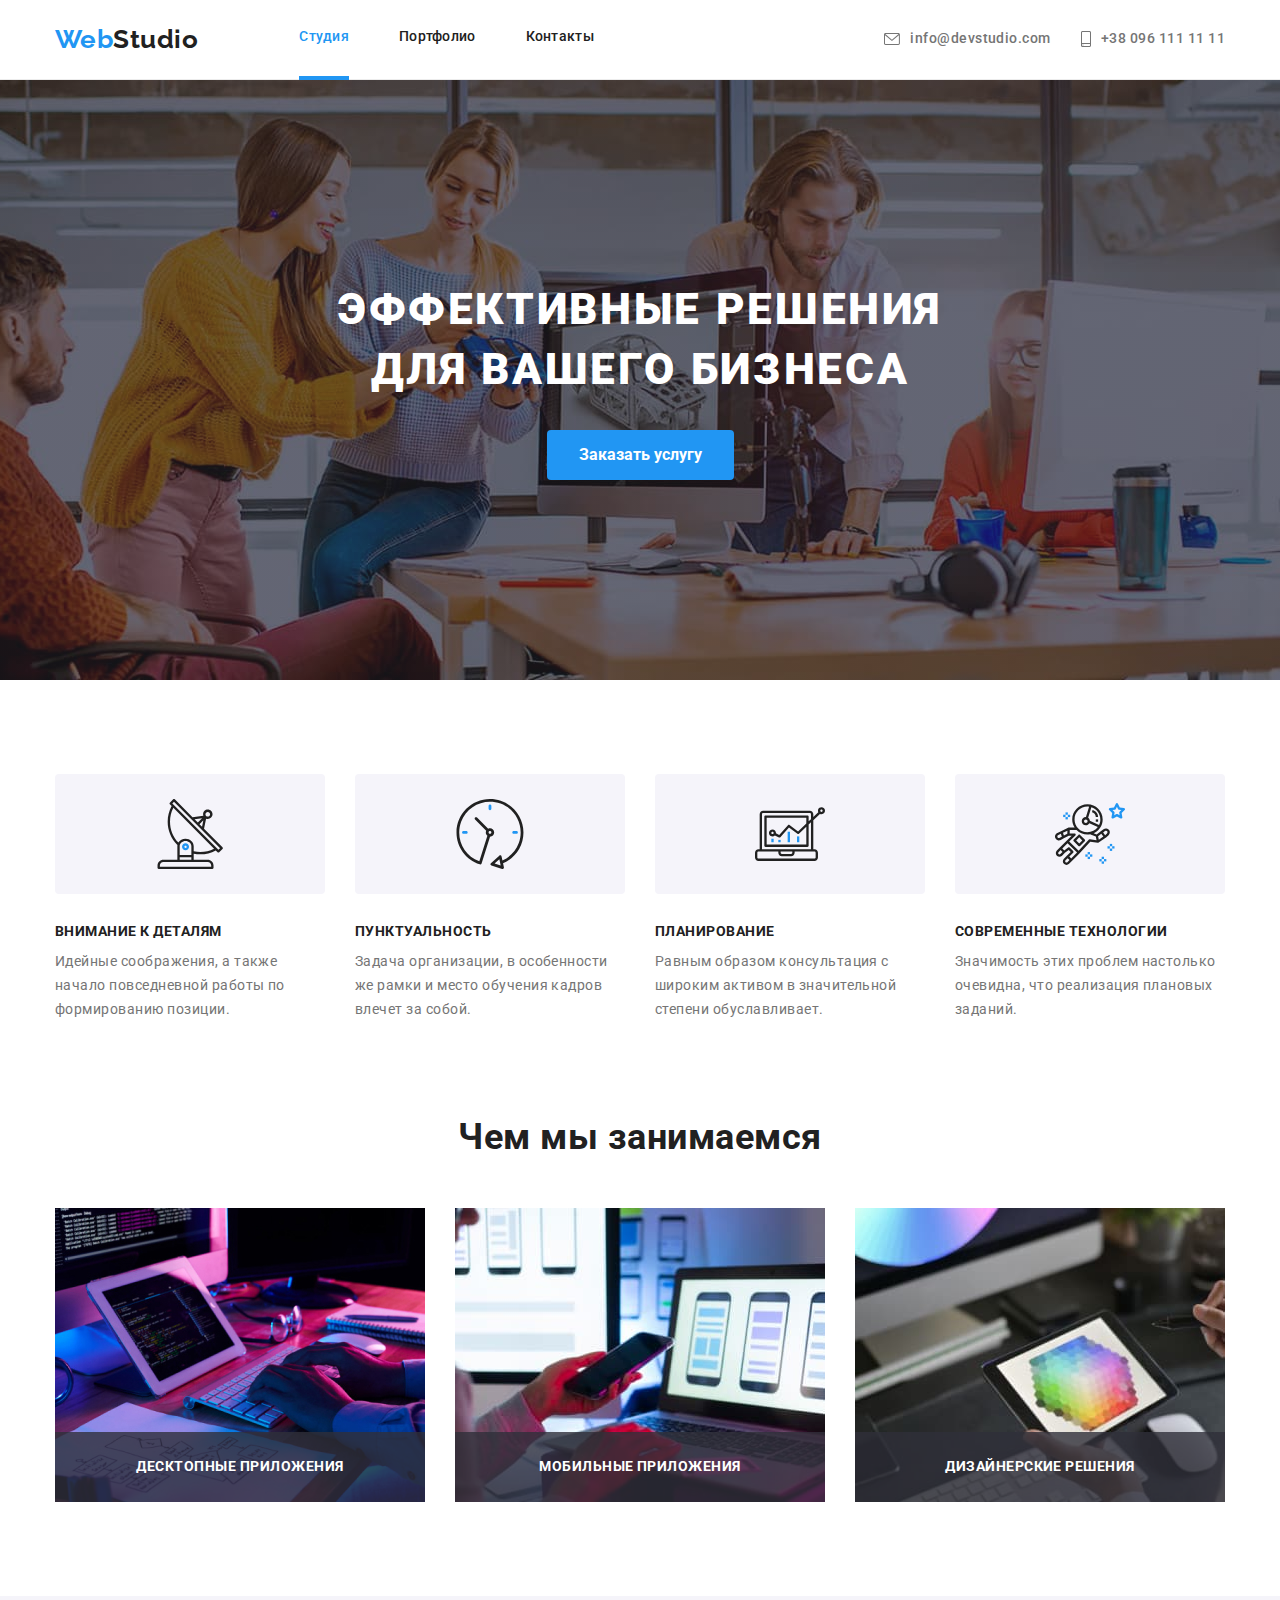
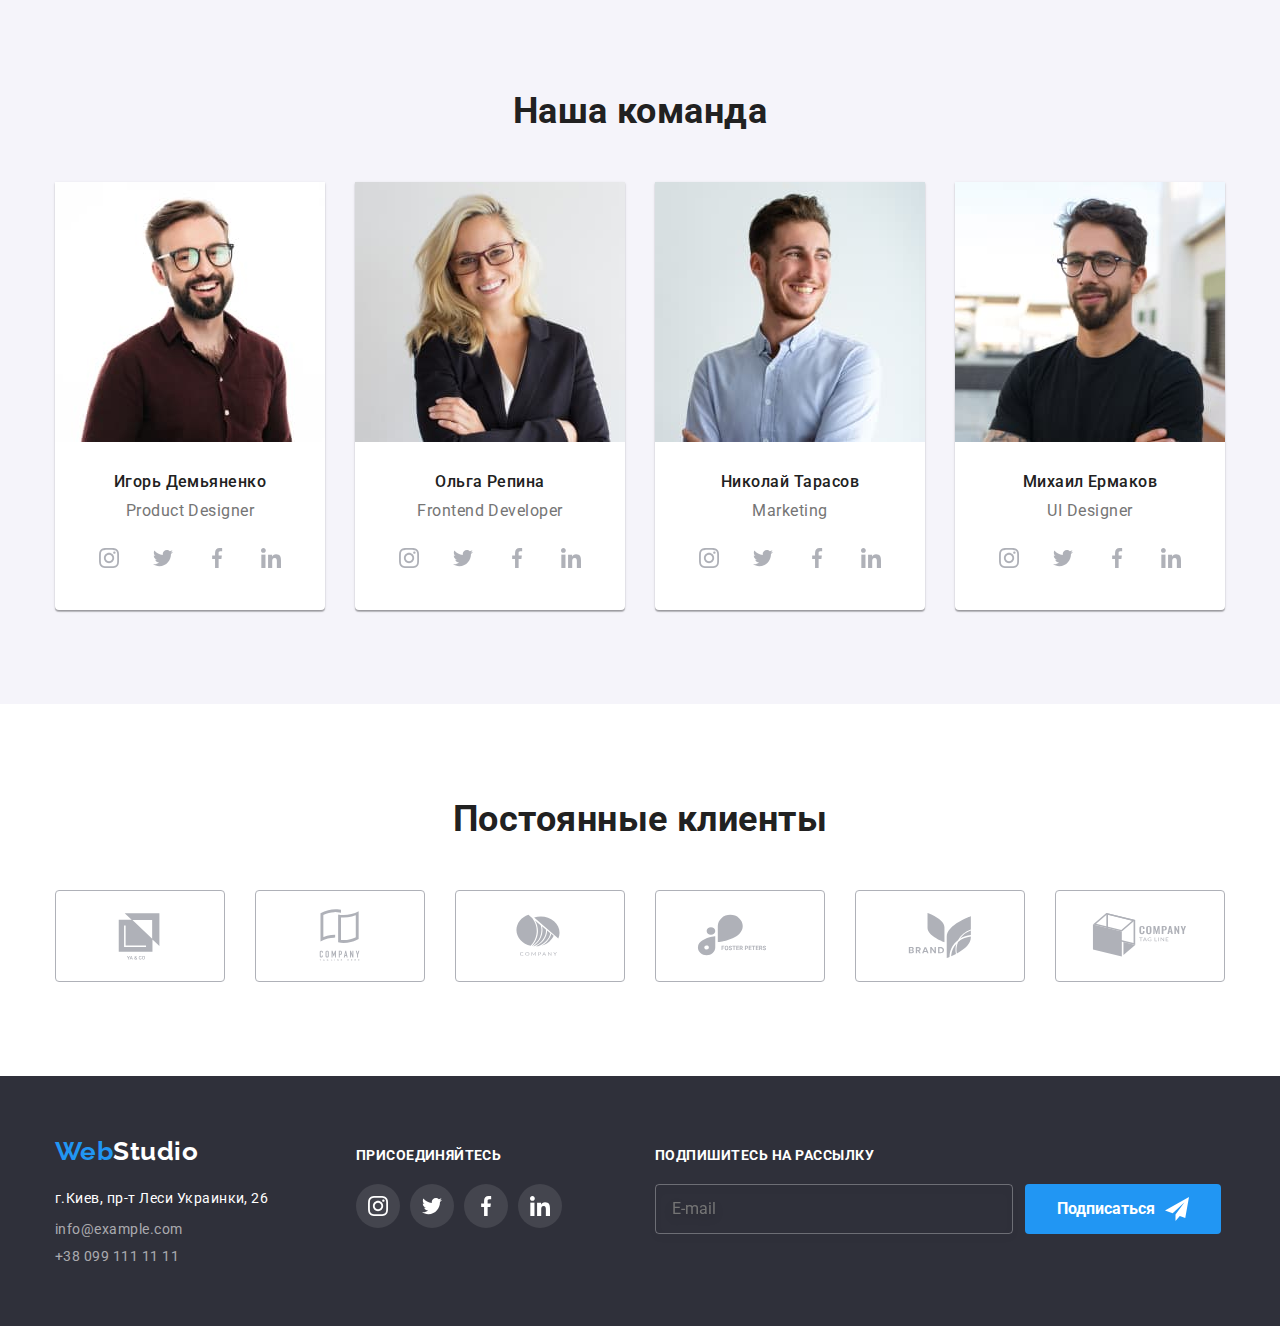
<file: index.html>
<!DOCTYPE html>
<html lang="ru">

<head>
    <meta charset="UTF-8">
    <meta http-equiv="X-UA-Compatible" content="IE=edge">
    <meta name="viewport" content="width=device-width, initial-scale=1.0">
    <title>WebStudio</title>
    <link
        href="https://fonts.googleapis.com/css2?family=Raleway:wght@400;700&family=Roboto:wght@400;500;700;900&display=swap"
        rel="stylesheet">
    <link rel="stylesheet" href="https://cdnjs.cloudflare.com/ajax/libs/modern-normalize/1.1.0/modern-normalize.min.css">
    <link rel="stylesheet" href="./css/styles.css">
</head>

<body>
    <header class="header">
            <div class="container flex">
                <nav class="site-nav">
                    <a href="#" class="logo">Web<span class="span-logo">Studio</span></a>
                        <ul class="list list-nav">
                            <li class="list-item"><a href="./index.html" class="link current">Студия</a></li>
                            <li class="list-item"><a href="./portfolio.html" class="link">Портфолио</a></li>
                            <li class="list-item"><a href="" class="link ">Контакты</a></li>
                        </ul>
                </nav>
                <ul class="list info">
                    <li class="item-message"><a href="mailto:info@devstudio.com" class="email"><svg class="icon-email" width="16" height="12">
                        <use xlink:href="./images/icons.svg#icon-envelope" ></use>
                    </svg>info@devstudio.com</a>
                    </li>
                    <li class="item-message"><a href="tel:+380961111111" class="tel"><svg class="icon-tel" width="10" height="16">
                        <use xlink:href="./images/icons.svg#icon-smartphone"></use>
                    </svg>+38 096 111 11 11</a></li>
                </ul>
            </div>
    </header>
    <main>
        <section class="section hero">
            <div class="overlay">
                <div class="container">
                    <h1 class="hero-title">Эффективные решения<br /> для вашего бизнеса</h1>
                    <button type="button" class="button" data-modal-open>Заказать услугу</button>
                </div>
            </div>
        </section>

        <section class="section about">
            <div class="container">
                <h2 hidden>Какие мы </h2>
                    <ul class="list list-about">         
                        <li class="list-itms desc">
                            <div class="about-icon">
                                <svg class="about-small" width="70" height="70">
                                  <use xlink:href="./images/icons.svg#icon-satellite"></use>
                                </svg>    
                            </div>
                            <h3 class="list-itms-subtitle">Внимание к деталям</h3>
                            <p class="list-items-text">Идейные соображения, а также начало повседневной работы по формированию позиции.</p>
                        </li>
                        <li class="list-itms desc">
                            <div class="about-icon">
                                <svg class="about-small" width="70" height="70">
                                  <use xlink:href="./images/icons.svg#icon-clock"></use>
                                </svg>
                            </div>
                            <h3 class="list-itms-subtitle">Пунктуальность</h3>
                            <p class="list-items-text">Задача организации, в особенности же рамки и место обучения кадров влечет за собой.</p>
                        </li>
                        <li class="list-itms desc">
                            <div class="about-icon">
                                <svg class="about-small" width="70" height="70">
                                  <use xlink:href="./images/icons.svg#icon-diagram"></use>
                                </svg>
                            </div>
                            <h3 class="list-itms-subtitle">Планирование</h3>
                            <p class="list-items-text">Равным образом консультация с широким активом в значительной степени обуславливает.</p>
                        </li>
                        <li class="list-itms desc">
                            <div class="about-icon">
                                <svg class="about-small" width="70" height="70">
                                  <use xlink:href="./images/icons.svg#icon-astronaut"></use>
                                </svg>
                            </div>
                            <h3 class="list-itms-subtitle">Современные технологии</h3>
                            <p class="list-items-text">Значимость этих проблем настолько очевидна, что реализация плановых заданий.</p>
                        </li>
                    </ul>
                </div>
        </section>

        <section class="section">
            <div class="container picture">
                <h2 class="section-title">Чем мы занимаемся</h2>
                <ul class="list pic">
                    <li class="lict-img">
                        <img src="./images/ebout-img1.jpg"
                            alt="програмист пишет код"
                            width="370" height="294"
                            />
                            <p class="pic-title">
                            Десктопные приложения
                            </p>
                    </li>
                    <li class="lict-img">
                        <img src="./images/ebout-img2.jpg"
                            alt="тестирование програмы на смартфоне" 
                            width="370" height="294"
                            />
                            <p class="pic-title">
                                Мобильные приложения
                            </p>
                    </li>
                    <li class="lict-img">
                        <img src="./images/ebout-img3.jpg"
                            alt="тестирование цфетов планшета"
                            width="370" height="294"
                            />
                            <p class="pic-title">
                                Дизайнерские решения
                            </p>
                    </li>
                </ul>
            </div>
        </section>

        <section class="section team">
            <div class="container ourteam"> 
                <h2 class="section-title subject">Наша команда</h2>
                <ul class="list list-portrait">
                    <li class="item-portrait">
                        <img src="./images/team-img1.jpg" alt=" фото игорь демьяненко"
                        width="270"
                        />
                        <div class="portrait">
                            <h3 class="list-itms-subject">Игорь Демьяненко</h3>
                            <p class="section-title-text">Product Designer</p>
                            <ul class="portrait-list">
                                <li class="portrait-item">
                                    <a href="" class="portrait-link">
                                        <svg class="portrait-icon" width="20" height="20">
                                            <use xlink:href="./images/icons.svg#icon-instagram"></use>
                                        </svg>
                                    </a>
                                </li>
                                <li class="portrait-item">
                                    <a href="" class="portrait-link">
                                        <svg class="portrait-icon" width="20" height="20">
                                            <use xlink:href="./images/icons.svg#icon-twitter"></use>
                                        </svg>
                                    </a>
                                </li>
                                <li class="portrait-item">
                                    <a href="" class="portrait-link">
                                        <svg class="portrait-icon" width="20" height="20">
                                            <use xlink:href="./images/icons.svg#icon-facebook"></use>
                                        </svg>
                                    </a>
                                </li>
                                <li class="portrait-item">
                                    <a href="" class="portrait-link">
                                        <svg class="portrait-icon" width="20" height="20">
                                            <use xlink:href="./images/icons.svg#icon-linkedin"></use>
                                        </svg>
                                    </a>
                                </li>
                            </ul>
                        </div>
                    </li>
                    <li class="item-portrait">
                        <img src="./images/team-img2.jpg" alt=" фото ольга репина"
                        width="270"
                        />
                        <div class="portrait">
                            <h3 class="list-itms-subject">Ольга Репина</h3>
                            <p class="section-title-text">Frontend Developer</p>
                            <ul class="portrait-list">
                                <li class="portrait-item">
                                    <a href="" class="portrait-link">
                                        <svg class="portrait-icon" width="20" height="20">
                                            <use xlink:href="./images/icons.svg#icon-instagram"></use>
                                        </svg>
                                    </a>
                                </li>                       
                                <li class="portrait-item">
                                    <a href="" class="portrait-link">
                                        <svg class="portrait-icon" width="20" height="20">
                                            <use xlink:href="./images/icons.svg#icon-twitter"></use>
                                        </svg>
                                    </a>
                                </li>
                                <li class="portrait-item">
                                    <a href="" class="portrait-link">
                                        <svg class="portrait-icon" width="20" height="20">
                                          <use xlink:href="./images/icons.svg#icon-facebook"></use>
                                        </svg>
                                    </a>
                                </li>
                                <li class="portrait-item">
                                    <a href="" class="portrait-link">
                                        <svg class="portrait-icon" width="20" height="20">
                                          <use xlink:href="./images/icons.svg#icon-linkedin"></use>
                                        </svg>
                                    </a>
                                </li>
                            </ul>
                        </div>
                    </li>
                    <li class="item-portrait">
                        <img src="./images/team-img3.jpg" alt="фото николай тарасов"
                        width="270"
                        />
                        <div class="portrait">
                            <h3 class="list-itms-subject">Николай Тарасов</h3>
                            <p class="section-title-text">Marketing</p>
                            <ul class="portrait-list">
                                <li class="portrait-item">
                                    <a href="" class="portrait-link">
                                        <svg class="portrait-icon" width="20" height="20">
                                          <use xlink:href="./images/icons.svg#icon-instagram"></use>
                                        </svg>
                                    </a>
                                </li>
                                <li class="portrait-item">
                                    <a href="" class="portrait-link">
                                        <svg class="portrait-icon" width="20" height="20">
                                          <use xlink:href="./images/icons.svg#icon-twitter"></use>
                                        </svg>
                                    </a>
                                </li>
                                <li class="portrait-item">
                                    <a href="" class="portrait-link">
                                        <svg class="portrait-icon" width="20" height="20">
                                          <use xlink:href="./images/icons.svg#icon-facebook"></use>
                                        </svg>
                                    </a>
                                </li>
                                <li class="portrait-item">
                                    <a href="" class="portrait-link">
                                        <svg class="portrait-icon" width="20" height="20">
                                          <use xlink:href="./images/icons.svg#icon-linkedin"></use>
                                        </svg>
                                    </a>
                                </li>
                            </ul>
                        </div>
                    </li>
                    <li class="item-portrait">
                        <img src="./images/team-img4.jpg" alt="фото михаил ермаков"
                        width="270"
                        />
                        <div class="portrait">
                            <h3 class="list-itms-subject">Михаил Ермаков</h3>
                            <p class="section-title-text">UI Designer</p>
                            <ul class="portrait-list">
                                <li class="portrait-item">
                                    <a href="" class="portrait-link">
                                        <svg class="portrait-icon" width="20" height="20">
                                          <use xlink:href="./images/icons.svg#icon-instagram"></use>
                                        </svg>
                                    </a>
                                </li>
                                <li class="portrait-item">
                                    <a href="" class="portrait-link">
                                        <svg class="portrait-icon" width="20" height="20">
                                          <use xlink:href="./images/icons.svg#icon-twitter"></use>
                                        </svg>
                                    </a>
                                </li>
                                <li class="portrait-item">
                                    <a href="" class="portrait-link">
                                        <svg class="portrait-icon" width="20" height="20">
                                          <use xlink:href="./images/icons.svg#icon-facebook"></use>
                                        </svg>
                                    </a>
                                </li>
                                <li class="portrait-item">
                                    <a href="" class="portrait-link">
                                        <svg class="portrait-icon" width="20" height="20">
                                          <use xlink:href="./images/icons.svg#icon-linkedin"></use>
                                        </svg>
                                    </a>
                                </li>
                            </ul>
                        </div>
                    </li>
                </ul>
            </div>
        </section>

        <section class="section">
            <div class="container logos">
                <h2 class="section-title">Постоянные клиенты</h2>
                <ul class="list logos-items">
                    <li class="list-logos">
                        <a href="" class="logos-link">
                            <svg class="logos-icon" width="106" height="60">
                              <use xlink:href="./images/icons.svg#icon-Logo"></use>
                            </svg>
                        </a>
                    </li>
                    <li class="list-logos">
                    <a href="" class="logos-link">
                        <svg class="logos-icon" width="106" height="60">
                          <use xlink:href="./images/icons.svg#icon-Logo-1"></use>
                        </svg>
                    </a>
                    </li>
                    <li class="list-logos">
                        <a href="" class="logos-link">
                            <svg class="logos-icon" width="106" height="60">
                              <use xlink:href="./images/icons.svg#icon-Logo-2"></use>
                            </svg>
                        </a>
                    </li>
                    <li class="list-logos">
                        <a href="" class="logos-link">
                            <svg class="logos-icon" width="106" height="60">
                              <use xlink:href="./images/icons.svg#icon-Logo-3"></use>
                            </svg>
                        </a>
                    </li>
                    <li class="list-logos">
                        <a href="" class="logos-link">
                            <svg class="logos-icon" width="106" height="60">
                              <use xlink:href="./images/icons.svg#icon-Logo-4"></use>
                            </svg>
                        </a>
                    </li>
                    <li class="list-logos">
                        <a href="" class="logos-link">
                            <svg class="logos-icon" width="106" height="60">
                              <use xlink:href="./images/icons.svg#icon-Logo-5"></use>
                            </svg>
                        </a>
                    </li>
                </ul>
            </div>
        </section>
    </main>

    <footer class="footer">
        <div class="container footer-content">  
            <div class="div-address">
                <a href="#" class="logo logofooter">Web<span class="footer-span">Studio</span></a>
                    <address class="address">
                        <ul class="list list-footer">
                            <li class="item">
                                <a class="footer-map"   href="https://goo.gl/maps/N1noX98GKhdZ1aD3A"
                                  target="_blank" rel="noopener noreferrer nofollow "
                                  >г.Киев, пр-т Леси Украинки, 26
                                </a>
                            </li>
                            <li class="item">
                                <a class="footer-mail"  href="mailto:info@devstudio.com">info@example.com
                                </a>
                            </li>
                            <li class="item">
                                <a class="footer-tel"  href="tel:+380961111111">+38 099 111 11 11
                                </a>
                            </li>
                        </ul>
                    </address>
            </div>
            
            <div class="network">
                <p class="network-subtitle">присоединяйтесь</p>
                <ul class="portrait-list">
                    <li class="portrait-item">
                        <a href="" class="portrait-link footer-linknetwork">
                            <svg class="portrait-icon footer-icon" width="20" height="20">
                              <use xlink:href="./images/icons.svg#icon-instagram"></use>
                            </svg>
                        </a>
                    </li>
                    <li class="portrait-item">
                        <a href="" class="portrait-link footer-linknetwork">
                            <svg class="portrait-icon footer-icon" width="20" height="20">
                              <use xlink:href="./images/icons.svg#icon-twitter"></use>
                            </svg>
                        </a>
                    </li>
                    <li class="portrait-item">
                        <a href="" class="portrait-link footer-linknetwork">
                            <svg class="portrait-icon footer-icon" width="20" height="20">
                              <use xlink:href="./images/icons.svg#icon-facebook"></use>
                            </svg>
                        </a>
                    </li>
                    <li class="portrait-item">
                        <a href="" class="portrait-link footer-linknetwork">
                            <svg class="portrait-icon footer-icon" width="20" height="20">
                              <use xlink:href="./images/icons.svg#icon-linkedin"></use>
                            </svg>
                        </a>
                    </li>
                </ul>
            </div>

            <!-- form footer -->

            <div class="form-footer">
              <p class="form-footer-title">Подпишитесь на рассылку</p>
              <form class="form-footer-input">
                    <input   class="footer-input" 
                      type="email" 
                      name="email"
                      placeholder="E-mail">
                      <button class="button form-btn" type="submit" >  Подписаться  
                        <svg class="telegram-svg" width="24" height="24">
                          <use xlink:href="./images/icons.svg#icon-icon-send"></use> 
                        </svg>
                      </button>
              </form>
            </div>
        </div>
    </footer>

    <!-- modal -->
    
    <div class="backdrop is-hidden" data-modal>
        <div class="modal">
          <!-- modal closed -->
            <button type="button" class="button-icon" data-modal-close>
                <svg class="modal-button-icon" width="11" height="11">
                  <use xlink:href="./images/icons.svg#icon-close"></use>
                </svg>
            </button>

            <!-- form -->

            <p class="form-titl">Оставьте свои данные, мы вам перезвоним</p>

            <form>
                <div class="form-div">
                    <label class="label"  for="forname">Имя
                        <span class="input-div">
                            <input   class="modal-input" 
                              type="text" 
                              name="name"
                              id="forname" 
                              placeholder=" ">
                            <svg class="form-svg" width="18" height="18">
                              <use xlink:href="./images/icons.svg#icon-input-name"></use>
                            </svg>
                        </span>
                    </label>
                    <label class="label"  for="forphone">Телефон
                      <span class="input-div">
                          <input   class="modal-input" 
                            type="tel" 
                            name="phone-number"
                            id="forphone" 
                            placeholder=" ">
                          <svg class="form-svg" width="18" height="18">
                            <use xlink:href="./images/icons.svg#icon-phone-black"></use>
                          </svg>
                      </span>
                  </label>
                  <label class="label"  for="foremail">Почта
                    <span class="input-div">
                        <input   class="modal-input" 
                          type="email" 
                          name="email"
                          id="foremail" 
                          placeholder=" ">
                        <svg class="form-svg" width="18" height="18">
                          <use xlink:href="./images/icons.svg#icon-email-black"></use>
                        </svg>
                    </span>
                  </label>

                  <label class="label coment" for="feedback">Комментарий
                    <span class="input-div">
                      <textarea class="modal-input textarea" name="feedback" rows="5"  id="feedback"
                      placeholder="Введите текст"></textarea>  
                      
                    </span>
                  </label>

                  <div class="checkbox">
                    <input class="checkbox-input visually-hidden"  type="checkbox" name="checkbox"  id="modal-checkbox" />
                    <label class="checkbox-label" for="modal-checkbox">
                      <span> <svg class="checkbox-on-svg" width="16" height="15">
                        <use xlink:href="./images/icons.svg#icon-checkbox"></use>
                      </svg></span>
                      Соглашаюсь с рассылкой и принимаю  &nbsp;
                      <a href="#" target="_blank" class="checkbox-link"> Условия договора 
                      </a>
                    </label>
                  </div>
                  
                  <button class="button checkbox-form-btn" type="submit">Отправить</button>
                </div>
            </form>

        </div>
    </div>

   
    
  
    <script src="./js/modal.js"></script>
</body>

</html>
</file>
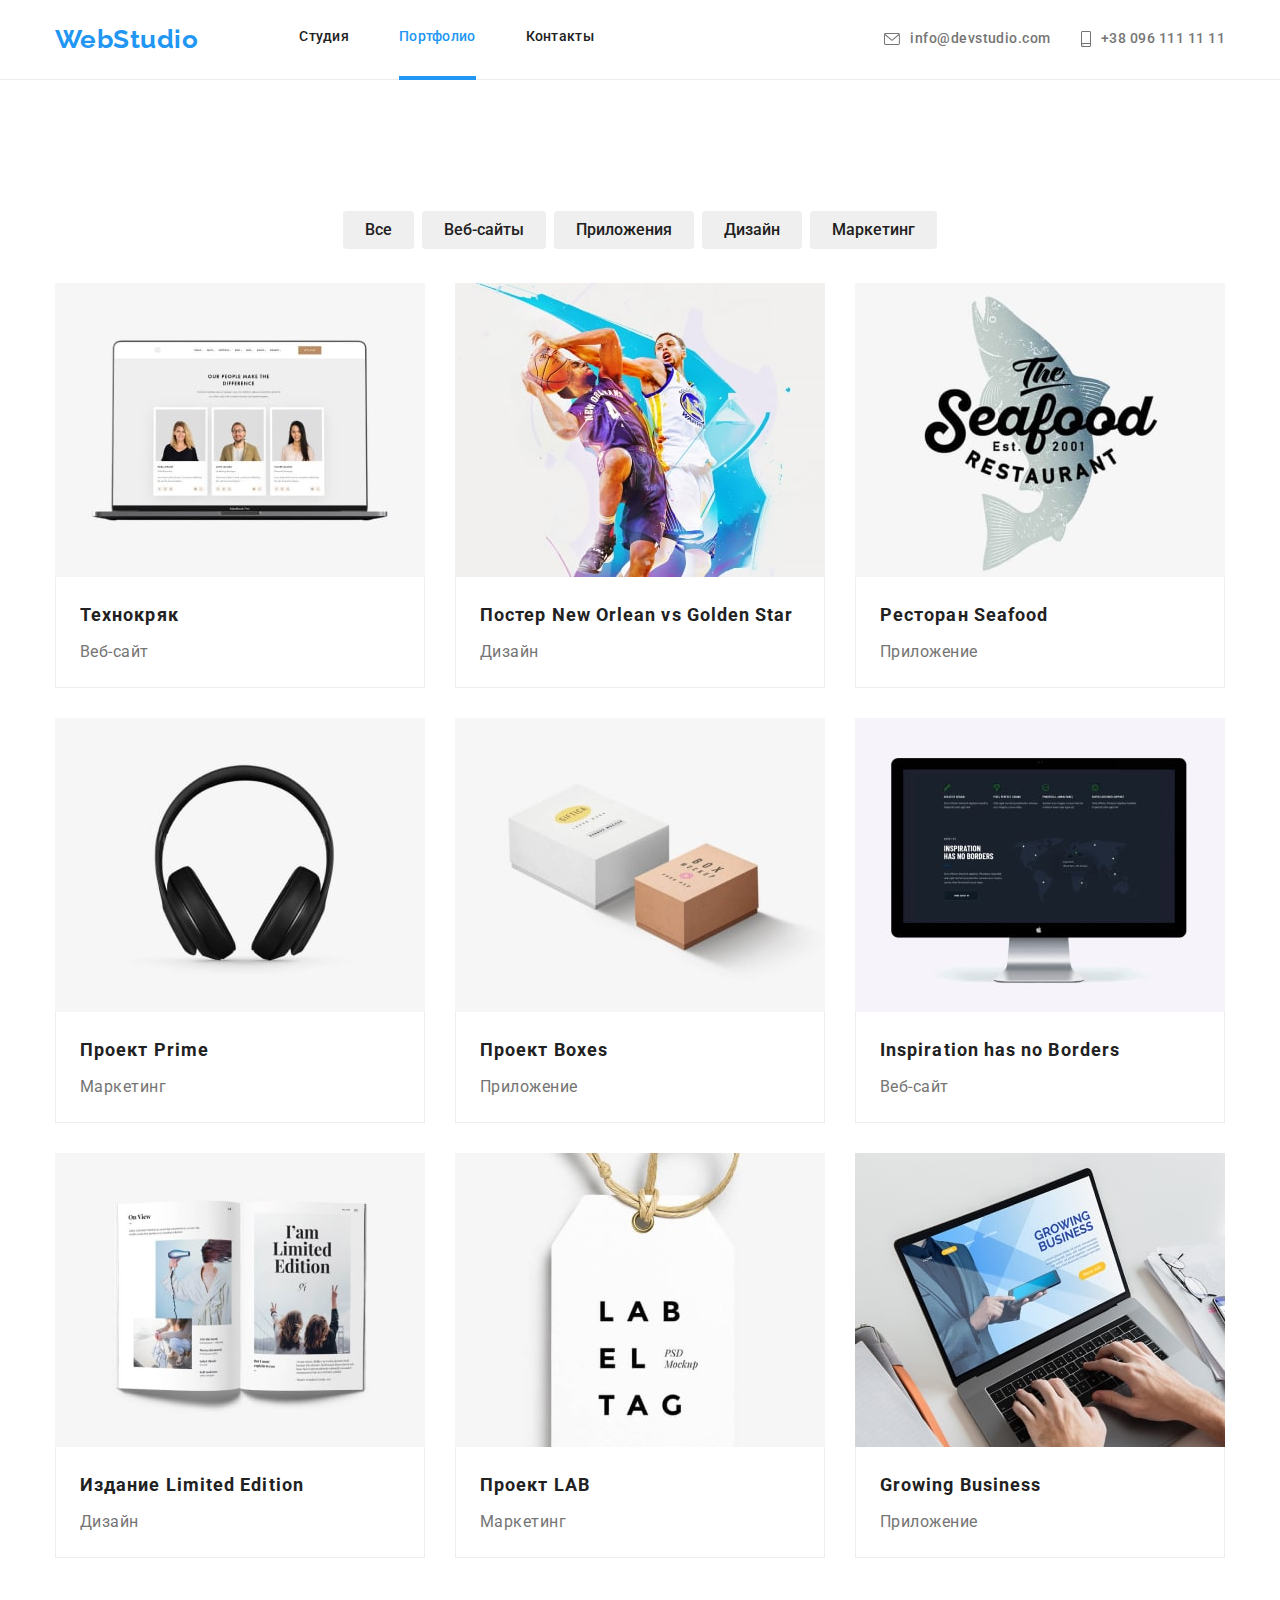
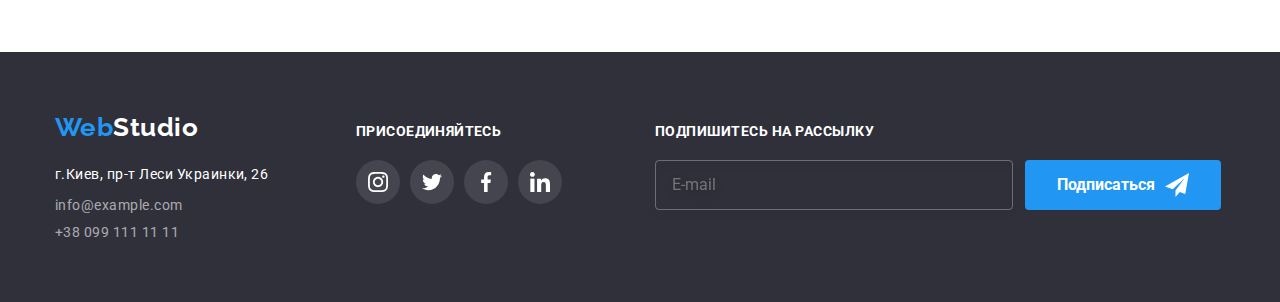
<file: portfolio.html>
<!DOCTYPE html>
<html lang="ru">

<head>
    <meta charset="UTF-8">
    <meta http-equiv="X-UA-Compatible" content="IE=edge">
    <meta name="viewport" content="width=device-width, initial-scale=1.0">
    <title>WebStudio</title>
    <link
        href="https://fonts.googleapis.com/css2?family=Raleway:wght@400;700&family=Roboto:wght@400;500;700;900&display=swap"
        rel="stylesheet">
    <link rel="stylesheet" href="https://cdnjs.cloudflare.com/ajax/libs/modern-normalize/1.1.0/modern-normalize.min.css">
    <link rel="stylesheet" href="./css/styles.css">
</head>

<body>
    <header class="header">
        <div class="container flex">
            <nav class="site-nav">
                <a href="#" class="logo">Web<span class="span">Studio</span></a>
                <ul class="list list-nav">
                    <li class="list-item"><a href="./index.html" class="link ">Студия</a></li>
                    <li class="list-item"><a href="./portfolio.html" class="link current">Портфолио</a></li>
                    <li class="list-item"><a href="" class="link ">Контакты</a></li>
                </ul>
            </nav>
            <ul class="list info">
                <li class="item-message"><a href="mailto:info@devstudio.com" class="email"><svg class="icon-email"
                            width="16" height="12">
                            <use xlink:href="./images/icons.svg#icon-envelope"></use>
                        </svg>info@devstudio.com</a>
                </li>
                <li class="item-message"><a href="tel:+380961111111" class="tel"><svg class="icon-tel" width="10"
                            height="16">
                            <use xlink:href="./images/icons.svg#icon-smartphone"></use>
                        </svg>+38 096 111 11 11</a></li>
            </ul>
        </div>
    </header>
    <main>
        <section class="section portfolio">
            <div class="container">
                <h1 class="hide">Мои роботы</h1>
                <ul class="list box">
                    <li class="portfolio-item"><button class="portfolio-btn" type="button">Все</button></li>
                    <li class="portfolio-item"><button class="portfolio-btn" type="button">Веб-сайты</button></li>
                    <li class="portfolio-item"><button class="portfolio-btn" type="button">Приложения</button></li>
                    <li class="portfolio-item"><button class="portfolio-btn" type="button">Дизайн</button></li>
                    <li class="portfolio-item"><button class="portfolio-btn" type="button">Маркетинг</button></li>
                </ul>

                <ul class="portfolio-list"> 
                    <li class="item-portfolio">
                        
                        <a class="portfolio-link" href="#">
                            <div class="link-popup">
                                <img src="./images/portfolio-img1-min.jpg" alt="фото ноутбук з відкритим сайтом"
                                    width="370" height="294">
                                <p class="portfolio-text">Технокряк это современная площадка 
                                    распространения коронавируса. Компании используют эту
                                    платформу для цифрового шпионажа и атак на
                                    защищённые сервера конкурентов.
                                </p>
                            </div>
                            <div class="portfolio-div">
                                <h2 class="portfolio-cardtitle" >Технокряк</h2> 
                                <p class="portfolio-subtitle">Веб-сайт</p>
                            </div>
                        </a>
                    </li>

                    <li class="item-portfolio">
                        <a class="portfolio-link" href="#">
                            <div class="link-popup">
                                <img src="./images/portfolio-img2-min.jpg" alt="фото гра в баскетбол"
                                width="370" height="294">
                                <p class="portfolio-text">Технокряк это современная площадка
                                    распространения коронавируса. Компании используют эту
                                    платформу для цифрового шпионажа и атак на
                                    защищённые сервера конкурентов.
                                </p>
                            </div>
                            <div class="portfolio-div">
                                <h2 class="portfolio-cardtitle">Постер New Orlean vs Golden Star</h2>
                                <p class="portfolio-subtitle">Дизайн</p>
                            </div>
                        </a>
                    </li>

                    <li class="item-portfolio">
                        <a class="portfolio-link" href="#">
                            <div class="link-popup">
                                <img src="./images/portfolio-img3-min.jpg" alt="фото лого ресторану Seabood"
                                width="370" height="294">
                                <p class="portfolio-text">Технокряк это современная площадка
                                    распространения коронавируса. Компании используют эту
                                    платформу для цифрового шпионажа и атак на
                                    защищённые сервера конкурентов.
                                </p>
                            </div>
                            <div class="portfolio-div">
                                <h2 class="portfolio-cardtitle">Ресторан Seafood</h2>
                                <p class="portfolio-subtitle">Приложение</p>
                            </div>
                        </a>
                        </li>

                    <li class="item-portfolio">
                        <a class="portfolio-link" href="#">
                            <div class="link-popup">
                                <img src="./images/portfolio-img4-min.jpg" alt="фото навушники"
                                width="370" height="294">
                                <p class="portfolio-text">Технокряк это современная площадка
                                    распространения коронавируса. Компании используют эту
                                    платформу для цифрового шпионажа и атак на
                                    защищённые сервера конкурентов.
                                </p>
                            </div>
                            <div class="portfolio-div">
                                <h2 class="portfolio-cardtitle">Проект Prime</h2>
                                <p class="portfolio-subtitle">Маркетинг</p>
                            </div>
                        </a>
                    </li>

                    <li class="item-portfolio">
                        <a class="portfolio-link" href="#">
                            <div class="link-popup">
                                <img src="./images/portfolio-img5-min.jpg" alt="фото продукції Borders"
                                width="370" height="294">
                                <p class="portfolio-text">Технокряк это современная площадка
                                    распространения коронавируса. Компании используют эту
                                    платформу для цифрового шпионажа и атак на
                                    защищённые сервера конкурентов.
                                </p>
                            </div>
                            <div class="portfolio-div">
                                <h2 class="portfolio-cardtitle">Проект Boxes</h2>
                                <p class="portfolio-subtitle">Приложение</p>
                            </div>
                        </a>
                    </li>

                    <li class="item-portfolio">
                        <a  class="portfolio-link" href="">
                            <div class="link-popup">
                                <img src="./images/portfolio-img6-min.jpg" alt="фото чорний монітор"
                                width="370" height="294">
                                <p class="portfolio-text">Технокряк это современная площадка
                                    распространения коронавируса. Компании используют эту
                                    платформу для цифрового шпионажа и атак на
                                    защищённые сервера конкурентов.
                                </p>
                            </div>
                            <div class="portfolio-div">
                                <h2 class="portfolio-cardtitle">Inspiration has no Borders</h2>
                                <p class="portfolio-subtitle">Веб-сайт</p>
                            </div>
                        </a>
                    </li>

                    <li class="item-portfolio">
                        <a class="portfolio-link" href="#">
                            <div class="link-popup">
                                <img src="./images/portfolio-img7-min.jpg" alt="фото відкрита книга"
                                width="370" height="294">
                                <p class="portfolio-text">Технокряк это современная площадка
                                    распространения коронавируса. Компании используют эту
                                    платформу для цифрового шпионажа и атак на
                                    защищённые сервера конкурентов.
                                </p>
                            </div>
                            <div class="portfolio-div">
                                <h2 class="portfolio-cardtitle">Издание Limited Edition</h2>
                                <p class="portfolio-subtitle">Дизайн</p>
                            </div>
                        </a>
                    </li>

                    <li class="item-portfolio">
                        <a class="portfolio-link" href="">
                            <div class="link-popup">
                                <img src="./images/portfolio-img8-min.jpg" alt="фото проект LAB"
                                width="370" height="294">
                                <p class="portfolio-text">Технокряк это современная площадка
                                    распространения коронавируса. Компании используют эту
                                    платформу для цифрового шпионажа и атак на
                                    защищённые сервера конкурентов.
                                </p>
                            </div>
                            <div class="portfolio-div">
                                <h2 class="portfolio-cardtitle">Проект LAB</h2>
                                <p class="portfolio-subtitle">Маркетинг</p>
                            </div>
                        </a>        
                    </li>

                    <li class="item-portfolio">
                        <a class="portfolio-link" href="">
                            <div class="link-popup">
                                <img src="./images/portfolio-img9-min.jpg" alt="фото відкритий ноутбук"
                                width="370" height="294">
                                <p class="portfolio-text">Технокряк это современная площадка
                                    распространения коронавируса. Компании используют эту
                                    платформу для цифрового шпионажа и атак на
                                    защищённые сервера конкурентов.
                                </p>
                            </div>
                            <div class="portfolio-div">
                                <h2 class="portfolio-cardtitle">Growing Business</h2>
                                <p class="portfolio-subtitle">Приложение</p>
                            </div>
                        </a>
                    </li>
                </ul>
            </div>
        </section>
    </main>

    <footer class="footer">
      <div class="container footer-content">  
          <div class="div-address">
              <a href="#" class="logo logofooter">Web<span class="footer-span">Studio</span></a>
                  <address class="address">
                      <ul class="list list-footer">
                          <li class="item">
                              <a class="footer-map"   href="https://goo.gl/maps/N1noX98GKhdZ1aD3A"
                                      target="_blank" rel="noopener noreferrer nofollow "
                                      >г.Киев, пр-т Леси Украинки, 26
                              </a>
                          </li>
                          <li class="item">
                              <a class="footer-mail"  href="mailto:info@devstudio.com">info@example.com
                              </a>
                          </li>
                          <li class="item">
                              <a class="footer-tel"  href="tel:+380961111111">+38 099 111 11 11
                              </a>
                          </li>
                      </ul>
                  </address>
          </div>
          
          <div class="network">
              <p class="network-subtitle">присоединяйтесь</p>
              <ul class="portrait-list">
                  <li class="portrait-item">
                      <a href="" class="portrait-link footer-linknetwork">
                          <svg class="portrait-icon footer-icon" width="20" height="20">
                              <use xlink:href="./images/icons.svg#icon-instagram"></use>
                          </svg>
                      </a>
                  </li>
                  <li class="portrait-item">
                      <a href="" class="portrait-link footer-linknetwork">
                          <svg class="portrait-icon footer-icon" width="20" height="20">
                              <use xlink:href="./images/icons.svg#icon-twitter"></use>
                          </svg>
                      </a>
                  </li>
                  <li class="portrait-item">
                      <a href="" class="portrait-link footer-linknetwork">
                          <svg class="portrait-icon footer-icon" width="20" height="20">
                              <use xlink:href="./images/icons.svg#icon-facebook"></use>
                          </svg>
                      </a>
                  </li>
                  <li class="portrait-item">
                      <a href="" class="portrait-link footer-linknetwork">
                          <svg class="portrait-icon footer-icon" width="20" height="20">
                              <use xlink:href="./images/icons.svg#icon-linkedin"></use>
                          </svg>
                      </a>
                  </li>
              </ul>
          </div>

          <!-- form footer -->

          <div class="form-footer">
            <p class="form-footer-title">Подпишитесь на рассылку</p>
            <form class="form-footer-input">
                  <input   class="footer-input" 
                    type="email" 
                    name="email"
                    placeholder="E-mail">
                    <button class="button form-btn" type="submit" >  Подписаться  
                      <svg class="telegram-svg" width="24" height="24">
                      <use xlink:href="./images/icons.svg#icon-icon-send"></use> 
                      </svg>
                    </button>
            </form>
          </div>
      </div>
  </footer>

</body>

</html>
</file>
<file: css/styles.css>
:root {
  --primery-text-color: #212121;
  --auxiliary-text-color: #757575;
  --white-text: #ffffff;
  --hover-color: #2196f3;
  --hero-footer-color: #2f303a;
  --background-color: #e5e5e5;
  --auxiliary-background-color: #f5f4fa;
  --      
}
p,
h1,
h2,
h3,
h4,
h5,
h6 {
  margin: 0;
}

ul {
  margin: 0;
  padding: 0;
}

img {
  display: block;
}

button {
  cursor: pointer;
}

body {
  color: var(--primery-text-color);
  background-color: var(--white-text);

  font-family: 'Roboto', sans-serif;
  letter-spacing: 0.03em;
}
div {

  /* outline: 2px solid red; */
}

/* #E5E5E5;   основний колір фону */
/* #F5F4FA;  допоміжний колір фону */
/* #212121;  колір основного тексту */
/* #757575;  колір допоміжного тексту */
/* #FFFFFF; білий */
/* #2196F3; синій */
/* rgba(255, 255, 255, 0.6);  колір mail, tel */
/* #2F303A;  колір hero+footer */

/* Logo */

.header {
  background-color: var(--white-text);
  padding: 24px 0 24px;
  border-bottom: 1px solid rgba(236, 236, 236, 1);
}

.section {
  padding-bottom: 94px;
  padding-top: 94px;
}

/* фото ГЕРОЙ */

.overlay {
  max-width: 1600px;
  height: 600px;
  margin-left: auto;
  margin-right: auto;
  background-color: #c4c4c4;

  background-image: linear-gradient(
      rgba(47, 48, 58, 0.4),
      rgba(47, 48, 58, 0.4)
    ),
    url('../images/overlay.jpg');

  background-repeat: no-repeat;
  background-position: center;
  background-size: cover;
}
.container {
  width: 1200px;
  padding-left: 15px;
  padding-right: 15px;
  margin: 0 auto;

  /* outline: 2px solid red; */
}
.flex {
  display: flex;
  align-items: center;
}

.site-nav {
  display: flex;
  align-items: center;
}
.list {
  list-style: none;
}
.list-about {
  display: flex;
}

.list-nav {
  display: flex;
}

/*відступи між пунктами меню */
.list-item:not(:last-child) {
  margin-right: 50px;
}

.logo {
  display: inline-block;
  margin-right: 101px;

  color: var(--hover-color);

  font-family: 'Raleway', sans-serif;
  font-weight: 700;
  font-size: 26px;
  line-height: 1.19;
  text-decoration: none;
}

.span-logo {
  display: inline-block;

  color: var(--primery-text-color);

  font-size: 26px;
}

.link {
  display: block;
  color: var(--primery-text-color);

  font-weight: 500;
  font-size: 14px;
  line-height: 1.14;
  letter-spacing: 0.02em;
  text-decoration: none;

  transition: color 250ms cubic-bezier(0.4, 0, 0.2, 1);
}

 .current::after {
  content:'';
  display: block;
  width: 100%;
  height: 4px;
  background-color: var(--hover-color);;
  position: relative;
  left: 0;
  bottom: -31px;
}

.current {
  color: var(--hover-color);
}

.link:hover,
.link:focus {
  color: var(--hover-color);
}

.info {
  display: flex;
  list-style: none;

  margin-left: auto;
}

.item-message:not(:last-child) {
  margin-right: 30px;
}


.email,
.tel {
  color: var(--auxiliary-text-color);

  font-weight: 500;
  font-size: 14px;
  line-height: 1.14;
  text-decoration: none;
}




.email {
  display: flex;
  align-items: center;
  justify-content: center;
  
  transition: color 250ms cubic-bezier(0.4, 0, 0.2, 1);
}

.icon-email {
  fill: var(--auxiliary-text-color);
  margin-right: 10px;
 
  display: block;

  transition: fill 250ms cubic-bezier(0.4, 0, 0.2, 1);
}

.email:hover ,
.email:focus {
color: var(--hover-color);
}

.email:hover .icon-email,
.email:focus .icon-email{
fill: #2196F3;
}



.tel {
  display: flex;
  align-items: center;
  transition: color 250ms cubic-bezier(0.4, 0, 0.2, 1);
}

.tel:hover .icon-tel {
fill: #2196F3;
}

.icon-tel {
  fill: var(--auxiliary-text-color);
  width: 10px;
  height: 16px;
  margin-right: 10px;
  
  display: block;

  transition: fill 250ms cubic-bezier(0.4, 0, 0.2, 1);
}

.tel:hover .icon-tel,
.tel:focus .icon-tel {
  fill: #2196F3;
}

.tel:hover,
.tel:focus {
  color: var(--hover-color);
}

/* Hero */
.hero {
  padding: 0;
}

.hero-title {
  margin-bottom: 30px;
  padding-top: 200px;
  color: var(--white-text);

  text-transform: uppercase;
  font-weight: 900;
  font-size: 44px;
  line-height: 1.36;
  text-align: center;
  letter-spacing: 0.06em;
}

.button {
  min-width: 100px;
  display: block;
  margin: 0 auto;
  padding: 10px 32px;

  color: var(--white-text);
  background-color: var(--hover-color);

  font-family: inherit;
  font-weight: 700;
  font-size: 16px;
  line-height: 1.87;
  text-align: center;

  cursor: pointer;
  border-radius: 4px;
  border: 0;

  transition: color 250ms cubic-bezier(0.4, 0, 0.2, 1);
}

.button:hover,
.button:focus {
  color: var(--auxiliary-text-color);
}

/* section 1 index  about*/

.about-icon {
  width: 270px;
  height: 120px;
  background-color: #F5F4FA;
  display: flex;
  justify-content: center;
  align-items: center;
  margin-bottom: 30px;
  border-radius: 4px;
}

.about {
  padding-bottom: 0;
}

.desc {
  width: 270px;
}
.desc:not(:last-child) {
  margin-right: 30px;
}

.list-itms-subtitle {
  margin-bottom: 10px;

  font-weight: 700;
  font-size: 14px;
  line-height: 1.14;
  text-transform: uppercase;
}

.list-items-text {
  color: var(--auxiliary-text-color);
  font-size: 14px;
  line-height: 1.71;
}

/* section 2 index*/

.section-title {
  margin-bottom: 50px;

  font-weight: 700;
  font-size: 36px;
  line-height: 1.17;
  text-align: center;
}

/* section 3 index*/

.list-portrait {
  display: flex;
}

.portrait {
  padding: 30px 0;
}

.list-itms-subject {
  margin-bottom: 10px;

  font-weight: 500;
  font-size: 16px;
  line-height: 1.19;
  text-align: center;
}

.section-title-text {
  color: var(--auxiliary-text-color);

  margin-bottom: 16px;

  font-size: 16px;
  line-height: 1.19;
  text-align: center;
} 


.portrait-list {
  display: flex;
  justify-content: center;
  list-style: none;
}
/* відстань між іконками */
.portrait-item + .portrait-item {
  margin-left: 10px;
}

.portrait-link {
  width: 44px;
  height: 44px;

  background-color: var(--white-text);

  border-radius: 50%;
  display: flex;
  align-items: center;
  justify-content: center;

  transition: background-color 250ms cubic-bezier(0.4, 0, 0.2, 1);
}

/* колір самої іконки */

.portrait-icon {
  fill: #AFB1B8;
  display: block;

   transition: fill 250ms cubic-bezier(0.4, 0, 0.2, 1);
}
/* hover посилання */
.portrait-link:hover,
.portrait-link:focus {
 background-color: var(--hover-color);
 }
/* hover посилання самої іконки */
.portrait-link:hover .portrait-icon  {
  fill: var(--white-text);
}
.portrait-link:focus .portrait-icon  {
  fill: var(--white-text);
}

/* section4 picture*/

.pic {
  display: flex;
}
.pic-title {
  width: 100%;
  height: 70px;

  padding:  27px 80px;

 font-weight: 700;
 font-size: 14px;
 line-height: 1.14;
 text-align: center;
 text-transform: uppercase;
 color: var(--white-text);
 background-color: rgba(47, 48, 58, 0.8);

 position: absolute;
 left: 0;
 bottom: 0;

}

.lict-img {
  width: 370px;
  position: relative;
}

.lict-img:not(:last-child) {
  margin-right: 30px;
}

/* section 5 team */
.team {
  padding-top: 94px;
  background-color: var(--auxiliary-background-color);
}

.item-portrait {
  background-color: var(--white-text);
  box-shadow: 0px 1px 3px rgba(0, 0, 0, 0.12), 0px 1px 1px rgba(0, 0, 0, 0.14),
    0px 2px 1px rgba(0, 0, 0, 0.2);
  border-radius: 0px 0px 4px 4px;
}

.item-portrait:not(:last-child) {
  margin-right: 30px;
}

/* section logos */

.logos-items {
  display: flex;
  justify-content: space-between;
}
.logos-link {
  display: block;
  width: 170px;
  height: 92px;
  display: flex;
  justify-content: center;
  align-items: center;

  border: 1px solid #AFB1B8;
  box-sizing: border-box;
  border-radius: 4px;

  transition: border-color 250ms cubic-bezier(0.4, 0, 0.2, 1);
}
.logos-link:hover,
.logos-link:focus {
 border-color: var(--hover-color);
 }

.logos-link:hover .logos-icon {
  fill: var(--hover-color);
}
.logos-link:focus .logos-icon {
  fill: var(--hover-color);
}


.logos-icon {
  display: block;
  fill: #AFB1B8;

  transition: fill 250ms cubic-bezier(0.4, 0, 0.2, 1);
}

/* portfolio */

.box {
  display: flex;
  justify-content: center;
}

.portfolio-item:not(:last-child) {
  margin-right: 8px;
}

.portfolio-btn {
  border: 0;
  border-radius: 4px;

  padding: 6px 22px;
  color: var(--primery-text-color);

  font-weight: 500;
  font-size: 16px;
  line-height: 1.63;
  text-align: center;
  font-family: inherit;

  cursor: pointer;

  transition: color 250ms cubic-bezier(0.4, 0, 0.2, 1),
  background-color 250ms cubic-bezier(0.4, 0, 0.2, 1),
  filter 250ms cubic-bezier(0.4, 0, 0.2, 1);
}

.portfolio-btn:hover,
.portfolio-btn:focus {
  color: var(--white-text);
  background-color: var(--hover-color);
  filter: drop-shadow(0px 4px 4px rgba(0, 0, 0, 0.25));
}

.hide {
  clip-path: polygon(0px 0px, 0px 0px, 0px 0px, 0px 0px);
}

/* сітка портфоліо */

.portfolio-list {
  display: flex;
  flex-wrap: wrap;
  padding-top: 34px;
  }
/* сітка портфоліо */
.item-portfolio {
  list-style: none;
  width: calc((100% - 60px) / 3);
  margin-right: 30px;
  }
/* сітка портфоліо */
.item-portfolio:nth-child(3n) {
  margin-right: 0;
}

.portfolio-cardtitle {
    margin-bottom: 4px;

  color: var(--primery-text-color);

  font-weight: 700;
  font-size: 18px;
  line-height: 2;
  letter-spacing: 0.06em;
}

.item-portfolio:nth-child(-n + 6) {
  margin-bottom: 30px;
}

.portfolio-link {
  text-decoration: none;
  display: block;

  transition: box-shadow 250ms cubic-bezier(0.4, 0, 0.2, 1);
}
.portfolio-link:hover,
.portfolio-link:focus {
  box-shadow: 0px 4px 4px rgba(0, 0, 0, 0.25);
}

.portfolio-div {
  padding: 20px 24px;

  border-left: 1px solid rgba(238, 238, 238, 1);
  border-bottom: 1px solid rgba(238, 238, 238, 1);
  border-right: 1px solid rgba(238, 238, 238, 1);
}

.portfolio-subtitle {
  
  color: var(--auxiliary-text-color);

  font-size: 16px;
  line-height: 1.88;
}

 /* синій оверлей */

.portfolio-link:hover .portfolio-text {
transform: translateY(0);
}

.portfolio-link:focus .portfolio-text {
transform: translateY(0);
}

.link-popup {
  position: relative;
  overflow: hidden;
}

.portfolio-text {
  display: block;
  position: absolute;
  top: 0;
  left: 0;
  background-color: rgba(33, 150, 243, 0.9);
  height: 100%;
  
  padding: 63px 24px;
  font-size: 18px;
  line-height: 1.55;
  color: var(--white-text);

  transform: translateY(100%);
  transition: transform 250ms cubic-bezier(0.4, 0, 0.2, 1);
 }


/* footer*/

.footer {
  background-color: var(--hero-footer-color);
  padding: 60px 0;
}

.footer-content {
   display: flex;
   align-items: baseline;
  }

  .div-address {
  width: 231px;
  }

.logofooter {
  margin-left: auto;
  margin-right: 0;
  padding: 0;
  margin-bottom: 20px;
}

.item:not(:last-child) {
  margin-bottom: 9px;
}

.footer-span {
  color: var(--white-text);
}

.footer-map {
  color: var(--white-text);

  font-size: 14px;
  line-height: 1.71;
  text-decoration: none;
  font-style: normal;

  transition: color 250ms cubic-bezier(0.4, 0, 0.2, 1);
}

.footer-map:hover,
.footer-map:focus {
  color: var(--hover-color);
}

.footer-mail,
.footer-tel {
  color: rgba(255, 255, 255, 0.6);

  font-size: 14px;
  line-height: 1.71px;
  text-decoration: none;

  transition: color 250ms cubic-bezier(0.4, 0, 0.2, 1);
}

.footer-mail:hover,
.footer-mail:focus {
  color: var(--hover-color);
}

.footer-tel:hover,
.footer-tel:focus {
  color: var(--hover-color);
}

.address {
  font-style: normal;
}

/* network footer */

.network {
 width: 206px;
margin-left: 70px;
}

.network-subtitle {
  color: var(--white-text);

  text-transform: uppercase;
  font-weight: 700;
  font-size: 14px;
  line-height: 1.14;
  letter-spacing: 0.03em;

  margin-bottom: 20px;
 
  text-align: left;

}

.footer-linknetwork {
  background-color: rgba(255, 255, 255, 0.1);

}

.footer-icon {
  fill: #ffffff;
}

/* form footer */

.form-footer {
  margin-left: 93px;
}
.form-footer-title {
  font-weight: 700;
  font-size: 14px;
  line-height: 1.14;
  color: #FFFFFF;
  text-transform: uppercase;
  margin-bottom: 20px;

}

.form-footer-input {
  display: flex;
  align-items: center;
  justify-content: center;
}
.footer-input {
  display: block;
  width: 358px;
  border: 1px solid rgba(255, 255, 255, 0.3);
  box-sizing: border-box;
  filter: drop-shadow(0px 4px 4px rgba(0, 0, 0, 0.15));
  border-radius: 4px;
  padding: 15px 0 15px 16px;
  background-color: transparent;
  margin-right: 12px;
  color: #ffffff;
}
.telegram-svg {
  display: block;
  fill: #FFFFFF;
  margin-left: 10px;
  
}


.form-btn {

  display: flex;
  justify-content: center;
  align-items: center;
  
}

  
/* backdrop */

.backdrop {
  width: 100vw;
  height: 100vh;
  background-color: rgba(0, 0, 0, 0.2);
  position: fixed;
  top: 0;
  transition: opacity 500ms cubic-bezier(0.4, 0, 0.2, 1), visibility 500ms;
}

.is-hidden .modal {
  transform: rotate(-300deg) scale(0.5);
}

/* modal */

.modal {
  width: 528px;
  height: 581px;
  padding: 40px;
  background-color: #ffffff;
  box-shadow: 0px 1px 3px rgba(0, 0, 0, 0.12), 0px 1px 1px rgba(0, 0, 0, 0.14), 0px 2px 1px rgba(0, 0, 0, 0.2);
  border-radius: 4px;
  position: absolute;
  top: 50%;
  left: 50%;
  transform: translate(-50%, -50%) rotate(0) scale(1); 
  transition: transform 500ms;
} 

.button-icon {
  width: 30px;
  height: 30px;

  position: absolute;
  top: 8px;
  right: 8px;
  border: 1px solid rgba(0, 0, 0, 0.1);
  box-sizing: border-box;
  border-radius: 50px;
  background-color: #ffffff;
  transition: border-color 250ms cubic-bezier(0.4, 0, 0.2, 1);
}

.button-icon:hover, 
.button-icon:focus {
  border-color: var(--hover-color);
}

.modal-button-icon {
  fill: #000000;
  margin: 0 auto;
  transition: fill 250ms cubic-bezier(0.4, 0, 0.2, 1);
}

.button-icon:hover 
 .modal-button-icon {
  fill: var(--hover-color);
}

.button-icon:focus 
 .modal-button-icon {
  fill: var(--hover-color);
}

/* скривання модалки */

.is-hidden {
  opacity: 0;
  pointer-events: none;
  visibility: hidden;
}

/* form */

.form-titl {
  text-align: center;
  font-weight: 700;
  font-size: 20px;
  line-height: 1.15;
  margin-bottom: 12px;
}



.label {
  display: block;
  
  font-size: 12px;
  line-height: 1.16;
  letter-spacing: 0.01em;
  color: var(--auxiliary-text-color);
  margin-bottom: 10px;
}
.input-div {
  display: block;
  position: relative;
}

.label coment {
 margin-bottom: 30px;
}

.textarea::placeholder {
  font-size: 14px;
  line-height: 16px;
  letter-spacing: 0.01em;

  color: rgba(117, 117, 117, 0.5);

}

.modal-input {
  width: 100%;
  height: 40px;
  border: 1px solid rgba(33, 33, 33, 0.2);
  box-sizing: border-box;
  border-radius: 4px;
  margin-top: 4px;
  padding-left: 42px;
  cursor: pointer;
  transition: border-color 250ms cubic-bezier(0.4, 0, 0.2, 1);
}

.modal-input:hover,
.modal-input:focus {
  border-color: #2196f3;
 
}

.modal-input:hover + .form-svg {
  fill: #2196f3;
}
.modal-input:focus + .form-svg {
  fill: #2196f3;
}
  

.form-svg {
  
  display: inline-block;
  fill: #212121;
  position: absolute;
  transform: translateY(-50%);
  top: 50%;
  left: 15px;
  transition: fill 250ms cubic-bezier(0.4, 0, 0.2, 1);
 }

 .form-svg:hover   {
  fill: #2196f3;
  
 }
 .form-svg:hover  .modal-input {
    border-color: #2196f3;
 }

 .textarea {
  height: 120px;
  padding-left: 16px;
  resize: none;
 }

 .checkbox-form-btn {
   
  display: block;
  padding: 10px 56px;
  margin: 0 auto;
 }

 /* checkbox  form*/

 .checkbox {
  margin-bottom: 30px;
  }

 .checkbox-label,
 .checkbox-link {
  font-size: 14px;
  line-height: 1.71;
  color: #757575;
  display: flex;
  align-items: center; 
  justify-content: center;
  cursor: pointer; 
  
}

/* .checkbox-label {
  display: flex;
  align-items: center;
} */



 /* власний checkbox спосіб №1 */

/* .checkbox-label::before {
  content: '';
  width: 16px;
  height: 15px;
  border: 2px solid #000000;
  border-radius: 2px;
  
  margin-right: 7px;
  cursor: pointer;
  transition: background-image 250ms cubic-bezier(0.4, 0, 0.2, 1);
 }

.checkbox-input:checked + .checkbox-label::before  {
 
  background-image: url(../images/icon-check.svg);
  border: none;
} */

 .checkbox-link {
  color: var(--hover-color);
 
 } 

 /* власний checkbox спосіб №2 використовуємо іконку зі спрайту */
 
 .checkbox-label span {
  
  width: 16px;
  height: 15px;
  border: 2px solid #000000;
  border-radius: 2px;
  margin-right: 7px;

  display: flex;
  align-items: center;
  justify-content: center;
  transition: baound-collor 250ms cubic-bezier(0.4, 0, 0.2, 1);
}


.checkbox-on-svg {
  fill: transparent;
  transition:  background-color 250ms cubic-bezier(0.4, 0, 0.2, 1);
}


.checkbox-input:checked + .checkbox-label > span {
  background-color: var(--hover-color);
  border: none;
 
}

.checkbox-input:focus + .checkbox-label > span  {
  border-color: var(--hover-color);
}

.checkbox-input:checked + .checkbox-label > span {
  background-color: var(--hover-color);
  border: none;
 
}



.checkbox-input:checked + .checkbox-label svg {
fill: #FFFFFF;
}



/* скриваємо стандартний checkbox */

.visually-hidden {
  position: absolute;
  width: 1px;
  height: 1px;
  margin: -1px;
  border: 0;
  padding: 0;
  white-space: nowrap;
  clip-path: inset(100%);
  clip: rect(0 0 0 0);
  overflow: hidden;
}
</file>
